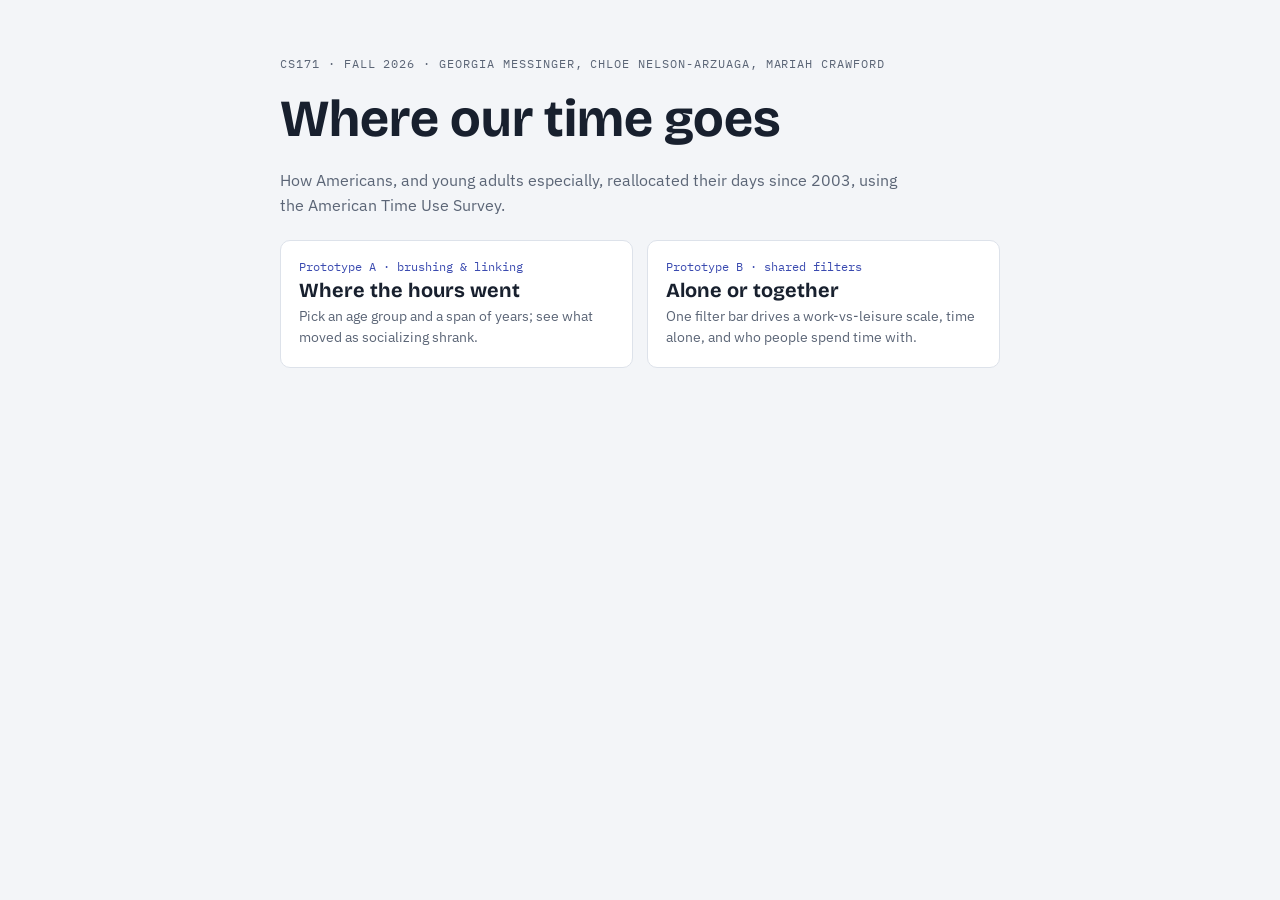
<file: prototypes/index.html>
<!doctype html>
<html lang="en">
<head>
<meta charset="utf-8">
<meta name="viewport" content="width=device-width, initial-scale=1">
<title>Where Our Time Goes</title>
<link rel="stylesheet" href="https://fonts.googleapis.com/css2?family=Bricolage+Grotesque:opsz,wght@12..96,700&family=IBM+Plex+Sans:wght@400;500&family=IBM+Plex+Mono&display=swap">
<style>
:root{--bg:#F3F5F8;--surface:#FFFFFF;--ink:#18202E;--muted:#5B6576;--line:#DDE2EA;--accent:#3B4BB0;
  --display:"Bricolage Grotesque","Avenir Next",system-ui,sans-serif;--body:"IBM Plex Sans",system-ui,sans-serif;--mono:"IBM Plex Mono",ui-monospace,monospace}
@media (prefers-color-scheme:dark){:root{--bg:#10131A;--surface:#171B24;--ink:#E6E9EF;--muted:#9BA4B5;--line:#2A303C;--accent:#8F9CFF;color-scheme:dark}}
*{box-sizing:border-box}
body{margin:0;background:var(--bg);color:var(--ink);font:16px/1.55 var(--body)}
main{max-width:760px;margin:0 auto;padding:56px 20px;display:grid;gap:22px}
.eyebrow{font:12px var(--mono);letter-spacing:.08em;text-transform:uppercase;color:var(--muted)}
h1{font:700 clamp(32px,6vw,52px)/1.02 var(--display);margin:0;text-wrap:balance}
p{margin:0;color:var(--muted);max-width:62ch}
.cards{display:grid;grid-template-columns:repeat(auto-fit,minmax(260px,1fr));gap:14px}
a.card{display:grid;gap:4px;padding:18px;background:var(--surface);border:1px solid var(--line);border-radius:10px;color:inherit;text-decoration:none}
a.card:hover,a.card:focus-visible{border-color:var(--accent);outline:none}
.card b{font:700 20px var(--display)} .card span{font-size:14px;color:var(--muted)}
.card i{font:normal 12px var(--mono);color:var(--accent)}
</style>
</head>
<body>
<main>
  <div class="eyebrow">CS171 · Fall 2026 · Georgia Messinger, Chloe Nelson-Arzuaga, Mariah Crawford</div>
  <h1>Where our time goes</h1>
  <p>How Americans, and young adults especially, reallocated their days since 2003, using the American Time Use Survey.</p>
  <div class="cards">
    <a class="card" href="../prototype-a/"><i>Prototype A · brushing &amp; linking</i><b>Where the hours went</b><span>Pick an age group and a span of years; see what moved as socializing shrank.</span></a>
    <a class="card" href="../prototype-b/"><i>Prototype B · shared filters</i><b>Alone or together</b><span>One filter bar drives a work-vs-leisure scale, time alone, and who people spend time with.</span></a>
  </div>
</main>
</body>
</html>
</file>
